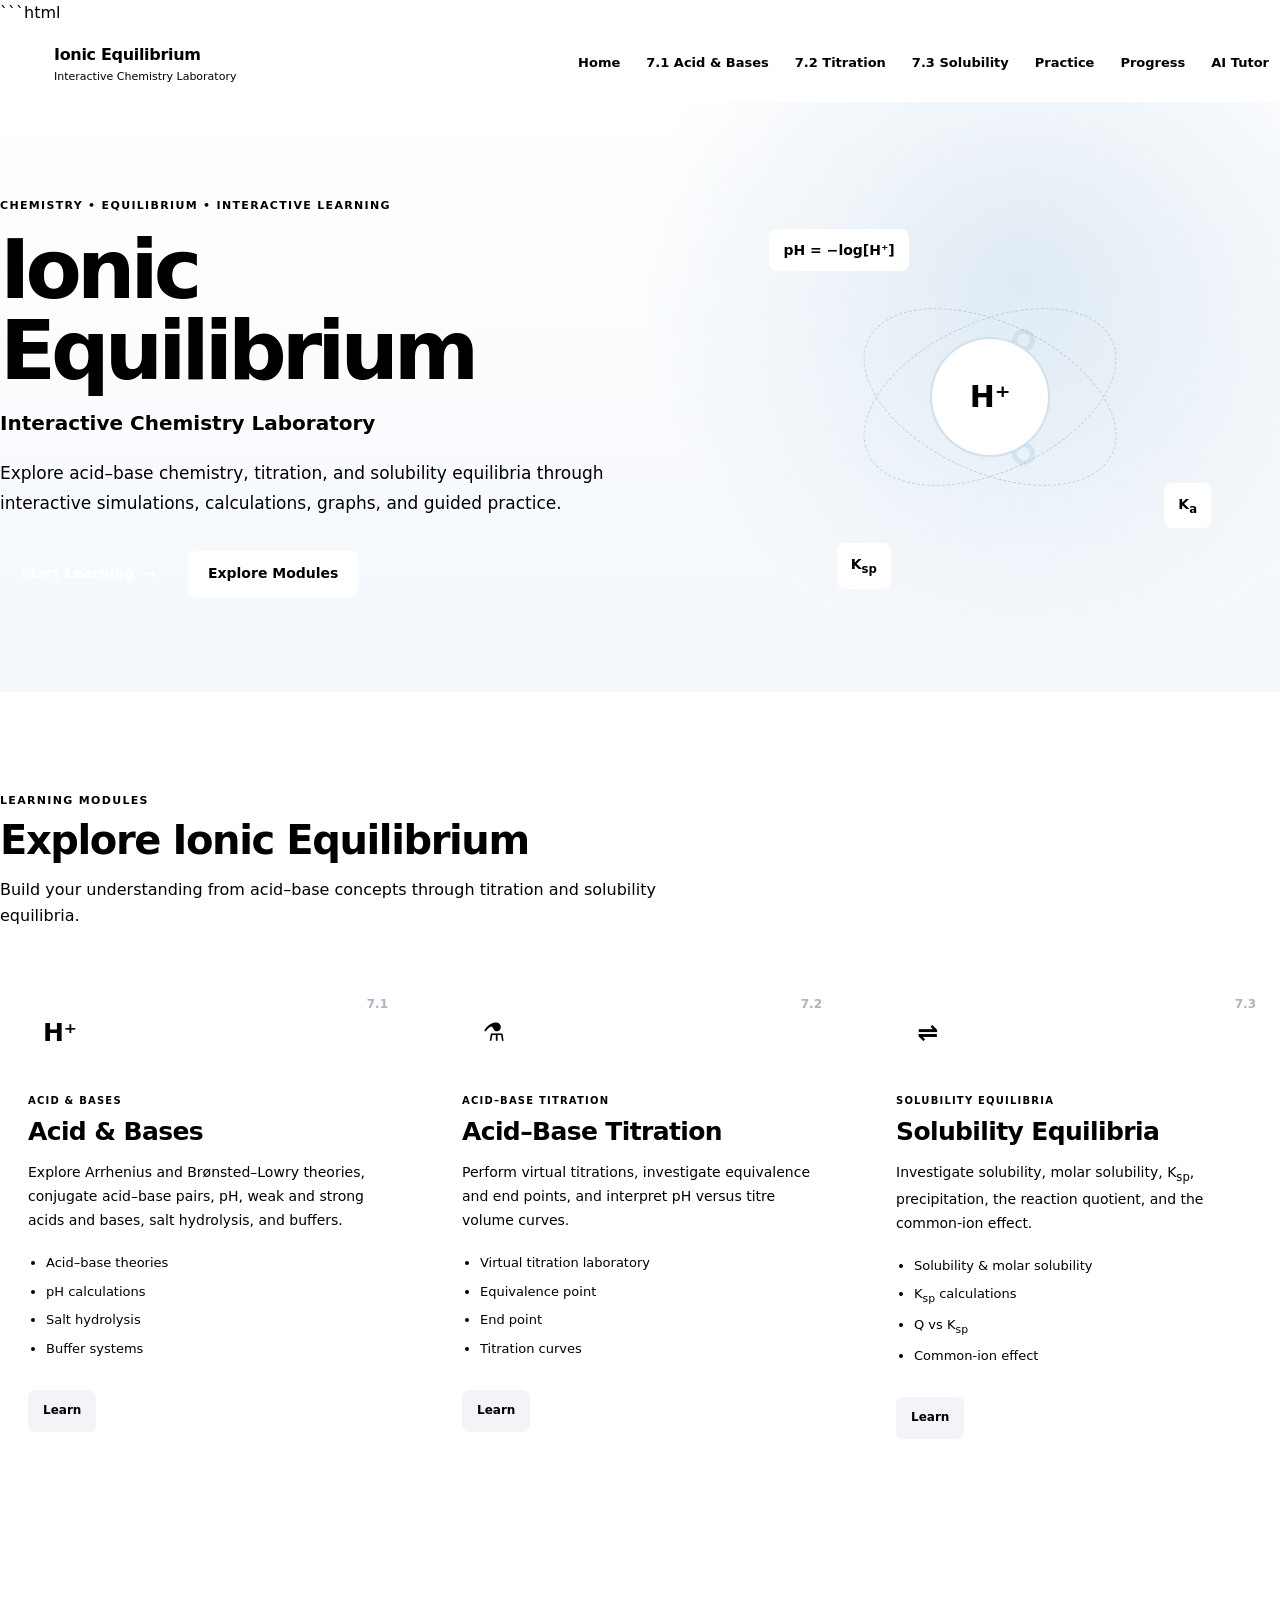
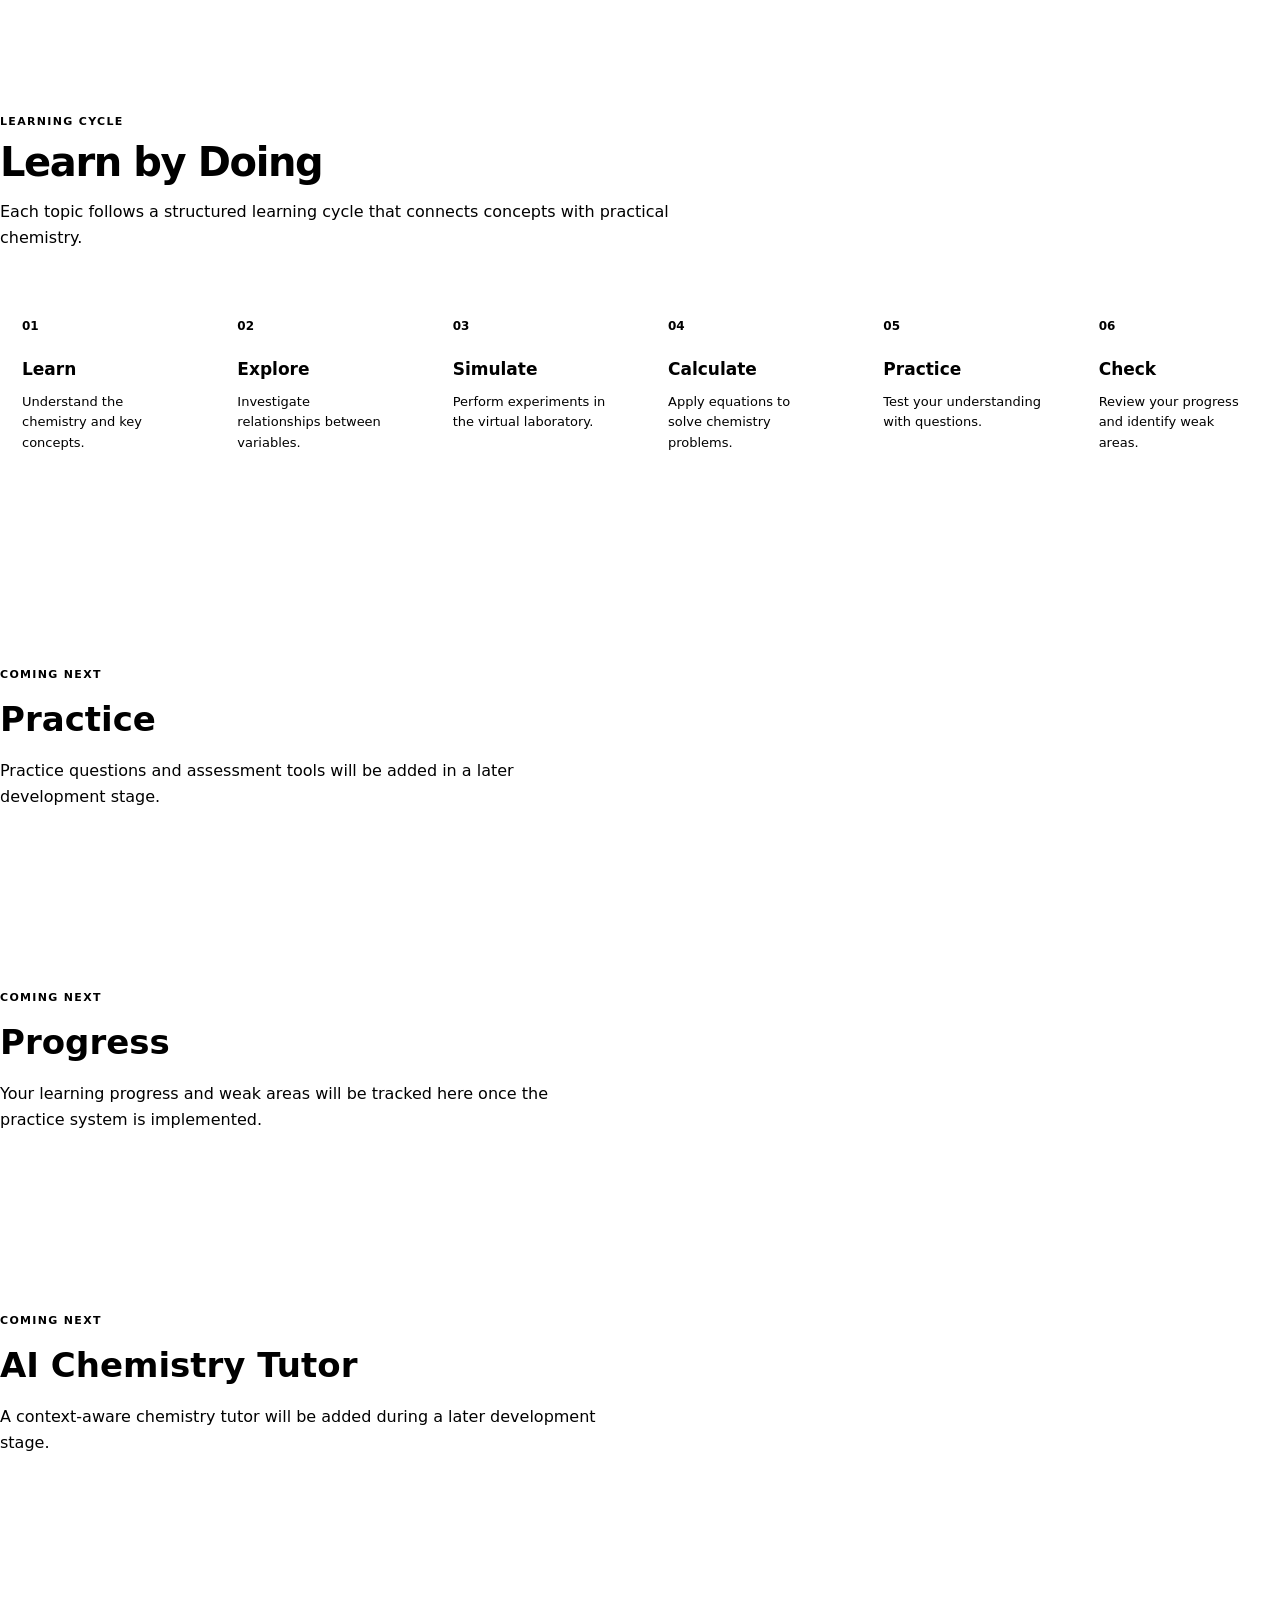
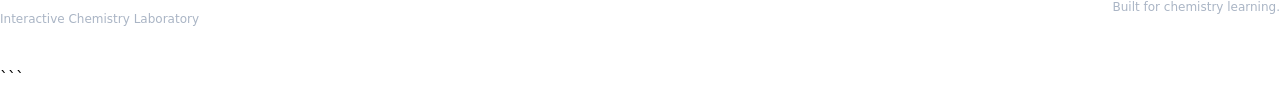
<file: index.html>
```html
<!DOCTYPE html>
<html lang="en">
<head>
    <meta charset="UTF-8">
    <meta name="viewport" content="width=device-width, initial-scale=1.0">

    <title>Ionic Equilibrium — Interactive Chemistry Laboratory</title>

    <meta
        name="description"
        content="An interactive chemistry learning platform for Ionic Equilibrium."
    >

    <link rel="stylesheet" href="style.css">
</head>

<body>

    <!-- =========================
         HEADER / NAVIGATION
    ========================== -->
    <header class="site-header">
        <div class="header-container">

            <a href="index.html" class="brand">
                <div class="brand-icon">⚗</div>

                <div class="brand-text">
                    <span class="brand-title">Ionic Equilibrium</span>
                    <span class="brand-subtitle">Interactive Chemistry Laboratory</span>
                </div>
            </a>

            <button
                class="mobile-menu-button"
                id="mobileMenuButton"
                aria-label="Open navigation menu"
                aria-expanded="false"
            >
                ☰
            </button>

            <nav class="main-navigation" id="mainNavigation">

                <a href="index.html" class="nav-link active">
                    Home
                </a>

                <a href="#acid-bases" class="nav-link">
                    7.1 Acid &amp; Bases
                </a>

                <a href="#titration" class="nav-link">
                    7.2 Titration
                </a>

                <a href="#solubility" class="nav-link">
                    7.3 Solubility
                </a>

                <a href="#practice" class="nav-link">
                    Practice
                </a>

                <a href="#progress" class="nav-link">
                    Progress
                </a>

                <a href="#tutor" class="nav-link">
                    AI Tutor
                </a>

            </nav>

        </div>
    </header>


    <!-- =========================
         MAIN CONTENT
    ========================== -->
    <main>

        <!-- HERO -->
        <section class="hero-section">

            <div class="hero-container">

                <div class="hero-content">

                    <span class="eyebrow">
                        CHEMISTRY • EQUILIBRIUM • INTERACTIVE LEARNING
                    </span>

                    <h1>
                        Ionic
                        <span>Equilibrium</span>
                    </h1>

                    <p class="hero-subtitle">
                        Interactive Chemistry Laboratory
                    </p>

                    <p class="hero-description">
                        Explore acid–base chemistry, titration, and solubility
                        equilibria through interactive simulations, calculations,
                        graphs, and guided practice.
                    </p>

                    <div class="hero-actions">

                        <a href="#modules" class="button button-primary">
                            Start Learning
                            <span>→</span>
                        </a>

                        <a href="#modules" class="button button-secondary">
                            Explore Modules
                        </a>

                    </div>

                </div>


                <!-- HERO SCIENCE VISUAL -->
                <div class="hero-visual">

                    <div class="molecule-orbit orbit-one">
                        <div class="electron"></div>
                    </div>

                    <div class="molecule-orbit orbit-two">
                        <div class="electron"></div>
                    </div>

                    <div class="molecule-core">
                        <span>H⁺</span>
                    </div>

                    <div class="floating-formula formula-one">
                        pH = −log[H⁺]
                    </div>

                    <div class="floating-formula formula-two">
                        K<sub>a</sub>
                    </div>

                    <div class="floating-formula formula-three">
                        K<sub>sp</sub>
                    </div>

                </div>

            </div>

        </section>


        <!-- MODULES -->
        <section class="modules-section" id="modules">

            <div class="section-container">

                <div class="section-heading">

                    <span class="section-label">
                        LEARNING MODULES
                    </span>

                    <h2>
                        Explore Ionic Equilibrium
                    </h2>

                    <p>
                        Build your understanding from acid–base concepts
                        through titration and solubility equilibria.
                    </p>

                </div>


                <div class="module-grid">

                    <!-- 7.1 -->
                    <article class="module-card" id="acid-bases">

                        <div class="module-number">
                            7.1
                        </div>

                        <div class="module-icon acid-icon">
                            H⁺
                        </div>

                        <div class="module-content">

                            <span class="module-category">
                                ACID &amp; BASES
                            </span>

                            <h3>
                                Acid &amp; Bases
                            </h3>

                            <p>
                                Explore Arrhenius and Brønsted–Lowry theories,
                                conjugate acid–base pairs, pH, weak and strong
                                acids and bases, salt hydrolysis, and buffers.
                            </p>

                            <ul class="module-topics">
                                <li>Acid–base theories</li>
                                <li>pH calculations</li>
                                <li>Salt hydrolysis</li>
                                <li>Buffer systems</li>
                            </ul>

                            <div class="module-actions">
<a
    href="pages/acid-bases.html"
    class="module-button learn-button"
>
    Learn
</a>

<button
    class="module-button lab-button"
    data-module="acid-bases"
>
    Virtual Lab
    <span>→</span>
</button>

                            </div>

                        </div>

                    </article>


                    <!-- 7.2 -->
                    <article class="module-card" id="titration">

                        <div class="module-number">
                            7.2
                        </div>

                        <div class="module-icon titration-icon">
                            ⚗
                        </div>

                        <div class="module-content">

                            <span class="module-category">
                                ACID–BASE TITRATION
                            </span>

                            <h3>
                                Acid–Base Titration
                            </h3>

                            <p>
                                Perform virtual titrations, investigate
                                equivalence and end points, and interpret
                                pH versus titre volume curves.
                            </p>

                            <ul class="module-topics">
                                <li>Virtual titration laboratory</li>
                                <li>Equivalence point</li>
                                <li>End point</li>
                                <li>Titration curves</li>
                            </ul>

                            <div class="module-actions">

                                <button
                                    class="module-button learn-button"
                                    data-module="titration"
                                >
                                    Learn
                                </button>

                                <button
                                    class="module-button lab-button"
                                    data-module="titration"
                                >
                                    Virtual Lab
                                    <span>→</span>
                                </button>

                            </div>

                        </div>

                    </article>


                    <!-- 7.3 -->
                    <article class="module-card" id="solubility">

                        <div class="module-number">
                            7.3
                        </div>

                        <div class="module-icon solubility-icon">
                            ⇌
                        </div>

                        <div class="module-content">

                            <span class="module-category">
                                SOLUBILITY EQUILIBRIA
                            </span>

                            <h3>
                                Solubility Equilibria
                            </h3>

                            <p>
                                Investigate solubility, molar solubility,
                                K<sub>sp</sub>, precipitation, the reaction
                                quotient, and the common-ion effect.
                            </p>

                            <ul class="module-topics">
                                <li>Solubility &amp; molar solubility</li>
                                <li>K<sub>sp</sub> calculations</li>
                                <li>Q vs K<sub>sp</sub></li>
                                <li>Common-ion effect</li>
                            </ul>

                            <div class="module-actions">

                                <button
                                    class="module-button learn-button"
                                    data-module="solubility"
                                >
                                    Learn
                                </button>

                                <button
                                    class="module-button lab-button"
                                    data-module="solubility"
                                >
                                    Virtual Lab
                                    <span>→</span>
                                </button>

                            </div>

                        </div>

                    </article>

                </div>

            </div>

        </section>


        <!-- LEARNING CYCLE -->
        <section class="learning-cycle-section">

            <div class="section-container">

                <div class="section-heading">

                    <span class="section-label">
                        LEARNING CYCLE
                    </span>

                    <h2>
                        Learn by Doing
                    </h2>

                    <p>
                        Each topic follows a structured learning cycle
                        that connects concepts with practical chemistry.
                    </p>

                </div>


                <div class="cycle-grid">

                    <div class="cycle-item">
                        <div class="cycle-number">01</div>
                        <h3>Learn</h3>
                        <p>Understand the chemistry and key concepts.</p>
                    </div>

                    <div class="cycle-item">
                        <div class="cycle-number">02</div>
                        <h3>Explore</h3>
                        <p>Investigate relationships between variables.</p>
                    </div>

                    <div class="cycle-item">
                        <div class="cycle-number">03</div>
                        <h3>Simulate</h3>
                        <p>Perform experiments in the virtual laboratory.</p>
                    </div>

                    <div class="cycle-item">
                        <div class="cycle-number">04</div>
                        <h3>Calculate</h3>
                        <p>Apply equations to solve chemistry problems.</p>
                    </div>

                    <div class="cycle-item">
                        <div class="cycle-number">05</div>
                        <h3>Practice</h3>
                        <p>Test your understanding with questions.</p>
                    </div>

                    <div class="cycle-item">
                        <div class="cycle-number">06</div>
                        <h3>Check</h3>
                        <p>Review your progress and identify weak areas.</p>
                    </div>

                </div>

            </div>

        </section>


        <!-- PLACEHOLDER SECTIONS -->
        <section class="placeholder-section" id="practice">

            <div class="section-container">

                <span class="section-label">COMING NEXT</span>

                <h2>Practice</h2>

                <p>
                    Practice questions and assessment tools will be added
                    in a later development stage.
                </p>

            </div>

        </section>


        <section class="placeholder-section" id="progress">

            <div class="section-container">

                <span class="section-label">COMING NEXT</span>

                <h2>Progress</h2>

                <p>
                    Your learning progress and weak areas will be tracked
                    here once the practice system is implemented.
                </p>

            </div>

        </section>


        <section class="placeholder-section" id="tutor">

            <div class="section-container">

                <span class="section-label">COMING NEXT</span>

                <h2>AI Chemistry Tutor</h2>

                <p>
                    A context-aware chemistry tutor will be added during
                    a later development stage.
                </p>

            </div>

        </section>

    </main>


    <!-- =========================
         FOOTER
    ========================== -->
    <footer class="site-footer">

        <div class="footer-container">

            <div>
                <strong>Ionic Equilibrium</strong>
                <p>Interactive Chemistry Laboratory</p>
            </div>

            <div class="footer-note">
                Built for chemistry learning.
            </div>

        </div>

    </footer>


    <!-- JAVASCRIPT -->
    <script src="script.js"></script>

</body>
</html>
```
</file>
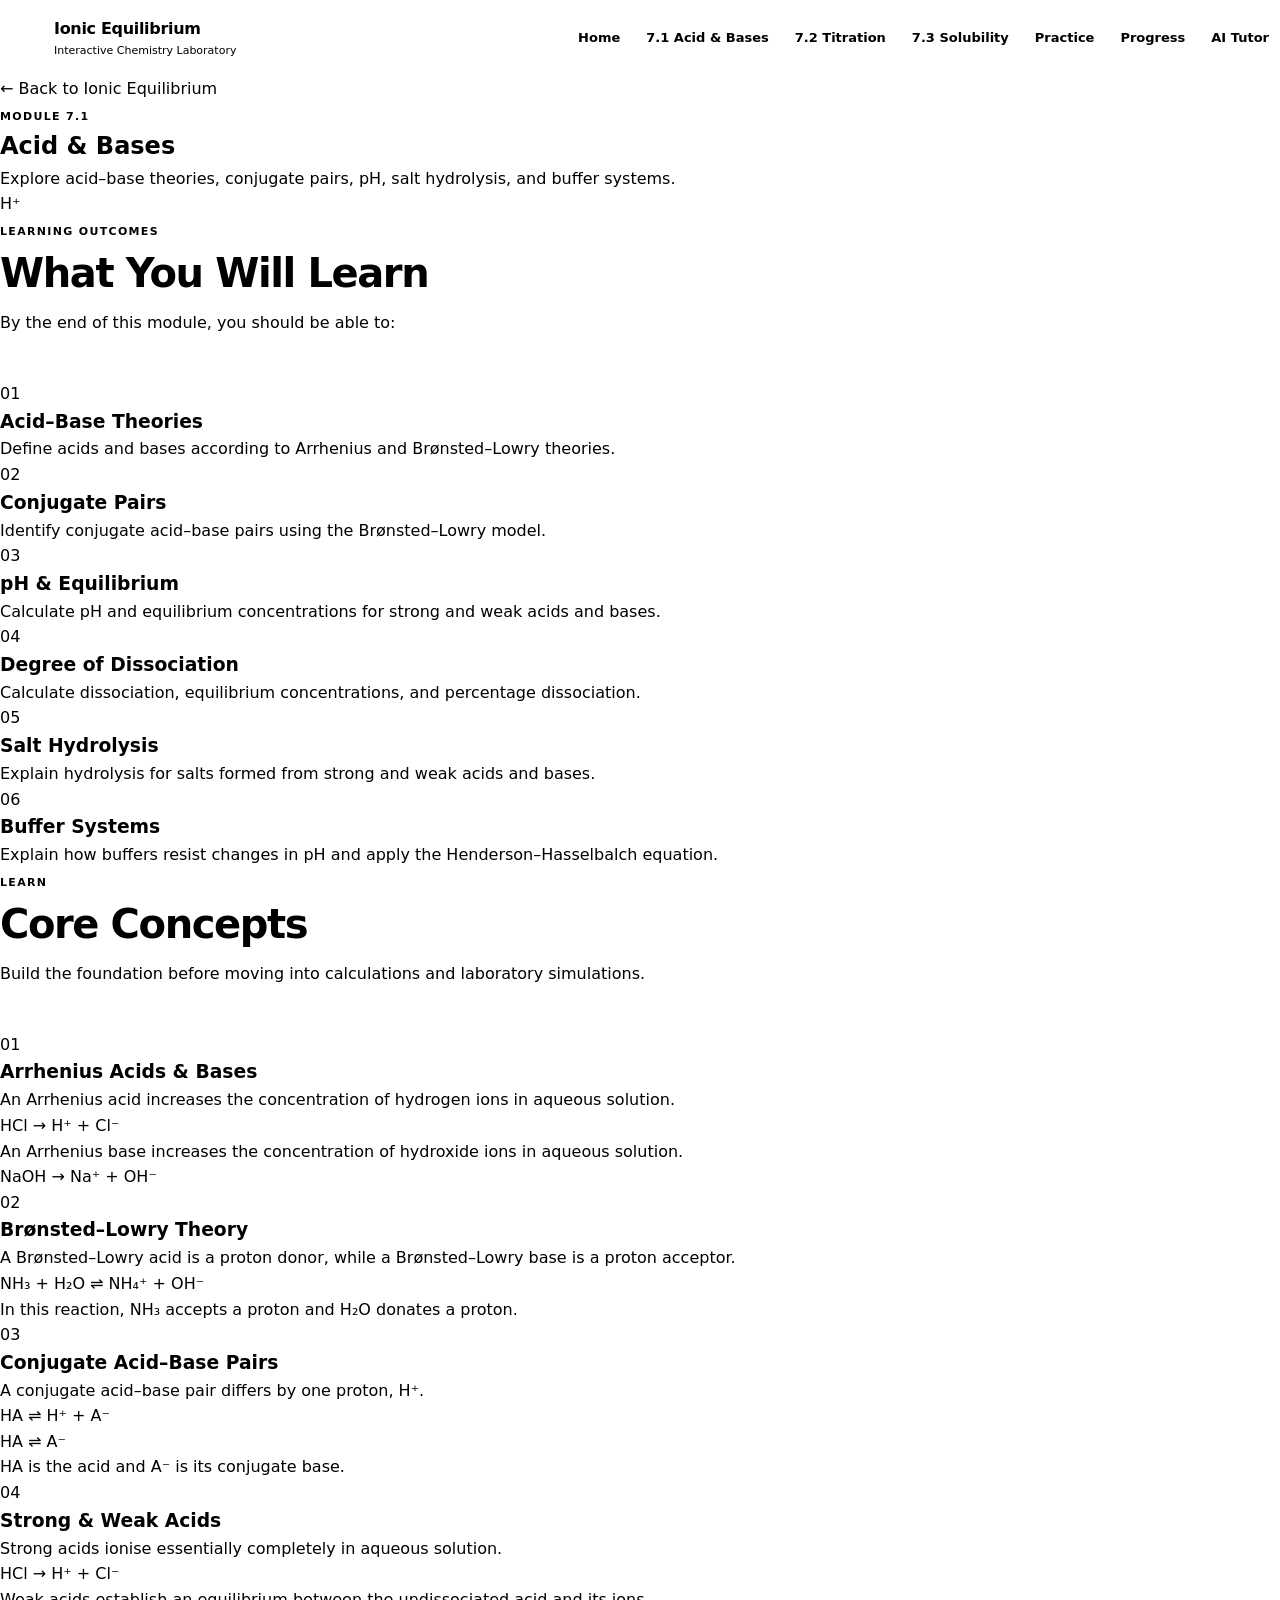
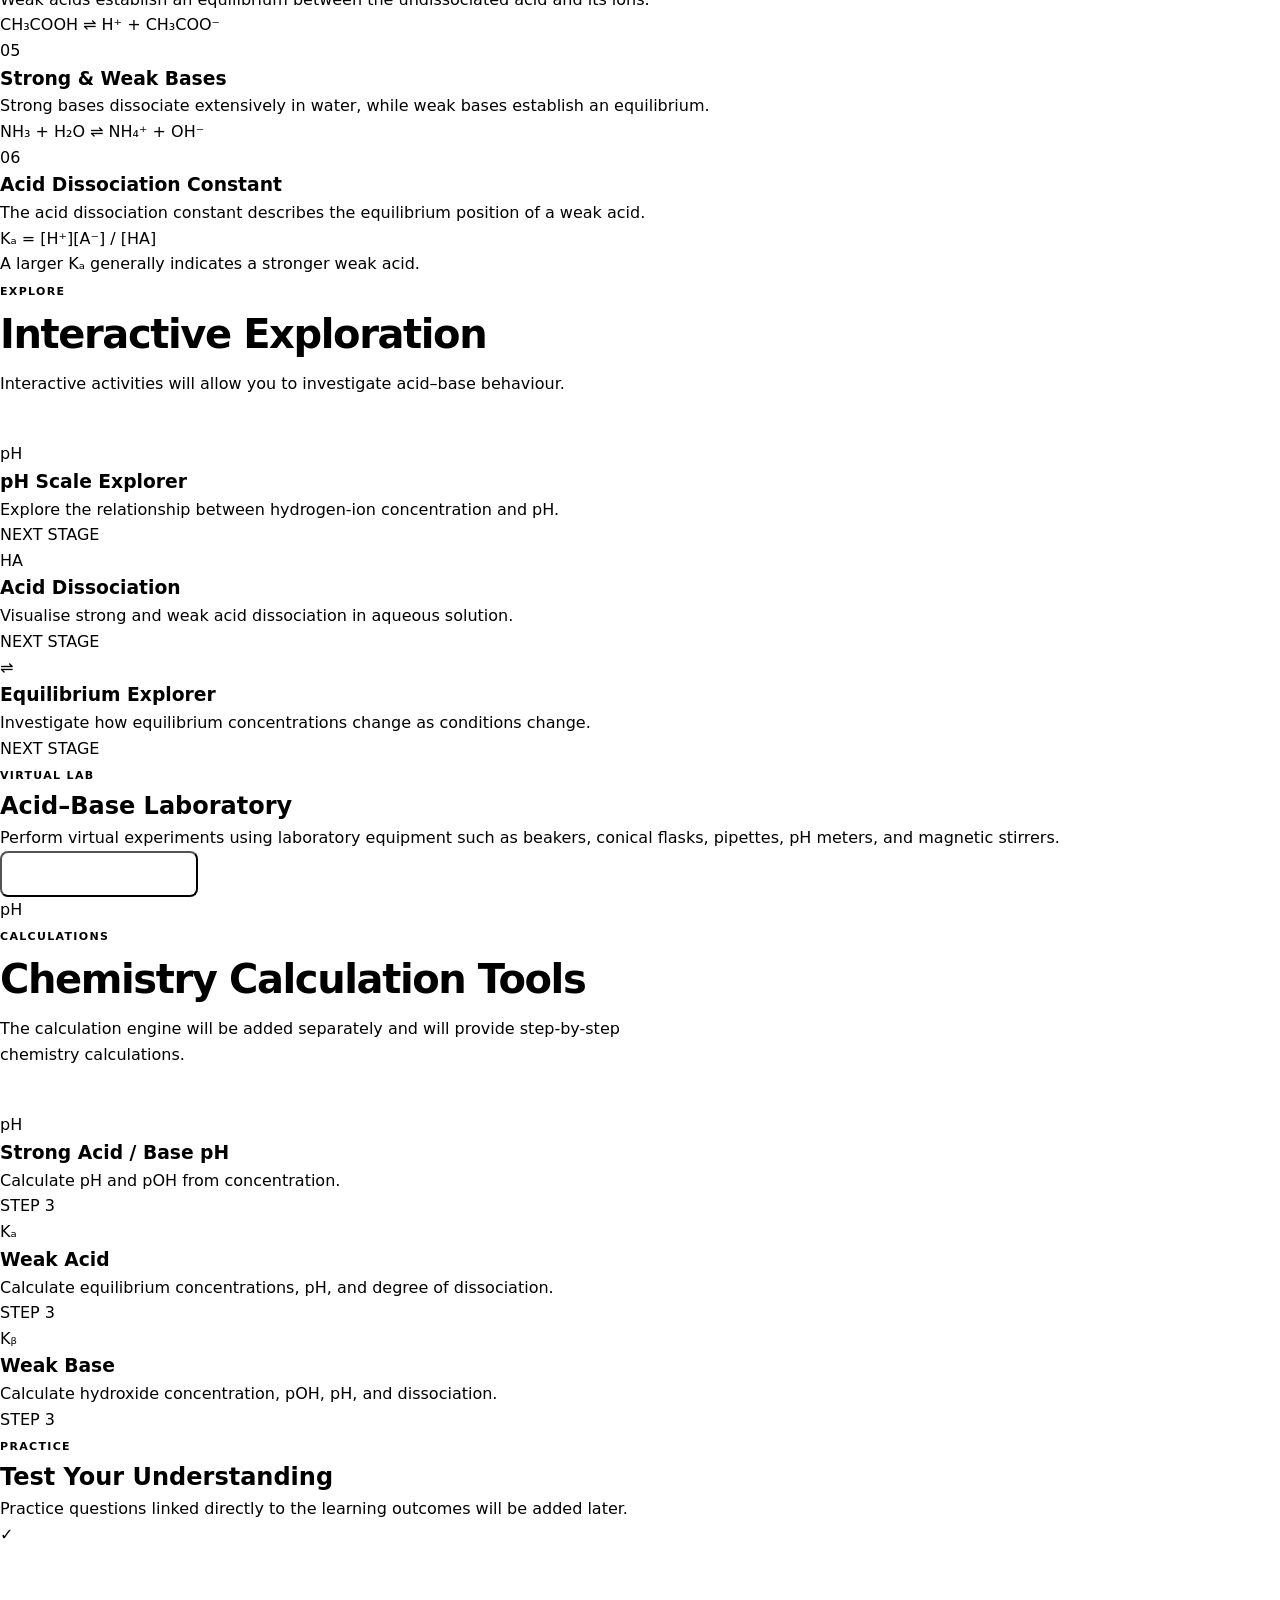
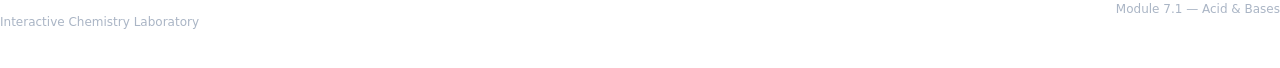
<file: pages/acid-bases.html>
<!DOCTYPE html>
<html lang="en">

<head>

    <meta charset="UTF-8">

    <meta
        name="viewport"
        content="width=device-width, initial-scale=1.0"
    >

    <title>7.1 Acid & Bases — Ionic Equilibrium</title>

    <meta
        name="description"
        content="Learn acid and base theories, conjugate acid-base pairs, pH, salt hydrolysis, and buffers."
    >

    <!--
        The page is inside /pages/,
        so we need ../ to reach the main stylesheet.
    -->
    <link rel="stylesheet" href="../style.css">

</head>


<body>

    <!-- =====================================
         HEADER
    ====================================== -->

    <header class="site-header">

        <div class="header-container">

            <a href="../index.html" class="brand">

                <div class="brand-icon">
                    ⚗
                </div>

                <div class="brand-text">

                    <span class="brand-title">
                        Ionic Equilibrium
                    </span>

                    <span class="brand-subtitle">
                        Interactive Chemistry Laboratory
                    </span>

                </div>

            </a>


            <button
                class="mobile-menu-button"
                id="mobileMenuButton"
                aria-label="Open navigation menu"
                aria-expanded="false"
            >
                ☰
            </button>


            <nav
                class="main-navigation"
                id="mainNavigation"
            >

                <a
                    href="../index.html"
                    class="nav-link"
                >
                    Home
                </a>

                <a
                    href="acid-bases.html"
                    class="nav-link active"
                >
                    7.1 Acid &amp; Bases
                </a>

                <a
                    href="../index.html#titration"
                    class="nav-link"
                >
                    7.2 Titration
                </a>

                <a
                    href="../index.html#solubility"
                    class="nav-link"
                >
                    7.3 Solubility
                </a>

                <a
                    href="../index.html#practice"
                    class="nav-link"
                >
                    Practice
                </a>

                <a
                    href="../index.html#progress"
                    class="nav-link"
                >
                    Progress
                </a>

                <a
                    href="../index.html#tutor"
                    class="nav-link"
                >
                    AI Tutor
                </a>

            </nav>

        </div>

    </header>


    <!-- =====================================
         MAIN CONTENT
    ====================================== -->

    <main>


        <!-- =================================
             MODULE HERO
        ================================== -->

        <section class="module-page-hero">

            <div class="section-container">

                <a
                    href="../index.html"
                    class="back-link"
                >
                    ← Back to Ionic Equilibrium
                </a>


                <div class="module-page-heading">

                    <div>

                        <span class="section-label">
                            MODULE 7.1
                        </span>

                        <h1>
                            Acid &amp; Bases
                        </h1>

                        <p>
                            Explore acid–base theories, conjugate pairs,
                            pH, salt hydrolysis, and buffer systems.
                        </p>

                    </div>


                    <div class="module-symbol acid-page-symbol">
                        H⁺
                    </div>

                </div>

            </div>

        </section>


        <!-- =================================
             LEARNING OUTCOMES
        ================================== -->

        <section class="learning-outcomes-section">

            <div class="section-container">

                <div class="section-heading">

                    <span class="section-label">
                        LEARNING OUTCOMES
                    </span>

                    <h2>
                        What You Will Learn
                    </h2>

                    <p>
                        By the end of this module, you should be able to:
                    </p>

                </div>


                <div class="outcomes-grid">

                    <article class="outcome-card">

                        <span class="outcome-number">
                            01
                        </span>

                        <h3>
                            Acid–Base Theories
                        </h3>

                        <p>
                            Define acids and bases according to
                            Arrhenius and Brønsted–Lowry theories.
                        </p>

                    </article>


                    <article class="outcome-card">

                        <span class="outcome-number">
                            02
                        </span>

                        <h3>
                            Conjugate Pairs
                        </h3>

                        <p>
                            Identify conjugate acid–base pairs
                            using the Brønsted–Lowry model.
                        </p>

                    </article>


                    <article class="outcome-card">

                        <span class="outcome-number">
                            03
                        </span>

                        <h3>
                            pH &amp; Equilibrium
                        </h3>

                        <p>
                            Calculate pH and equilibrium concentrations
                            for strong and weak acids and bases.
                        </p>

                    </article>


                    <article class="outcome-card">

                        <span class="outcome-number">
                            04
                        </span>

                        <h3>
                            Degree of Dissociation
                        </h3>

                        <p>
                            Calculate dissociation, equilibrium
                            concentrations, and percentage dissociation.
                        </p>

                    </article>


                    <article class="outcome-card">

                        <span class="outcome-number">
                            05
                        </span>

                        <h3>
                            Salt Hydrolysis
                        </h3>

                        <p>
                            Explain hydrolysis for salts formed from
                            strong and weak acids and bases.
                        </p>

                    </article>


                    <article class="outcome-card">

                        <span class="outcome-number">
                            06
                        </span>

                        <h3>
                            Buffer Systems
                        </h3>

                        <p>
                            Explain how buffers resist changes in pH
                            and apply the Henderson–Hasselbalch equation.
                        </p>

                    </article>

                </div>

            </div>

        </section>


        <!-- =================================
             LEARN SECTION
        ================================== -->

        <section class="learn-section">

            <div class="section-container">

                <div class="section-heading">

                    <span class="section-label">
                        LEARN
                    </span>

                    <h2>
                        Core Concepts
                    </h2>

                    <p>
                        Build the foundation before moving into
                        calculations and laboratory simulations.
                    </p>

                </div>


                <div class="concept-grid">


                    <!-- ARRHENIUS -->

                    <article class="concept-card">

                        <div class="concept-number">
                            01
                        </div>

                        <h3>
                            Arrhenius Acids &amp; Bases
                        </h3>

                        <p>
                            An Arrhenius acid increases the concentration
                            of hydrogen ions in aqueous solution.
                        </p>

                        <div class="equation-box">

                            HCl → H⁺ + Cl⁻

                        </div>

                        <p>
                            An Arrhenius base increases the concentration
                            of hydroxide ions in aqueous solution.
                        </p>

                        <div class="equation-box">

                            NaOH → Na⁺ + OH⁻

                        </div>

                    </article>


                    <!-- BRONSTED -->

                    <article class="concept-card">

                        <div class="concept-number">
                            02
                        </div>

                        <h3>
                            Brønsted–Lowry Theory
                        </h3>

                        <p>
                            A Brønsted–Lowry acid is a proton donor,
                            while a Brønsted–Lowry base is a proton acceptor.
                        </p>

                        <div class="equation-box">

                            NH₃ + H₂O ⇌ NH₄⁺ + OH⁻

                        </div>

                        <p>
                            In this reaction, NH₃ accepts a proton
                            and H₂O donates a proton.
                        </p>

                    </article>


                    <!-- CONJUGATES -->

                    <article class="concept-card">

                        <div class="concept-number">
                            03
                        </div>

                        <h3>
                            Conjugate Acid–Base Pairs
                        </h3>

                        <p>
                            A conjugate acid–base pair differs by
                            one proton, H⁺.
                        </p>

                        <div class="equation-box">

                            HA ⇌ H⁺ + A⁻

                        </div>

                        <div class="pair-display">

                            <span>HA</span>

                            <span class="pair-arrow">
                                ⇌
                            </span>

                            <span>A⁻</span>

                        </div>

                        <p>
                            HA is the acid and A⁻ is its conjugate base.
                        </p>

                    </article>


                    <!-- STRONG / WEAK -->

                    <article class="concept-card">

                        <div class="concept-number">
                            04
                        </div>

                        <h3>
                            Strong &amp; Weak Acids
                        </h3>

                        <p>
                            Strong acids ionise essentially completely
                            in aqueous solution.
                        </p>

                        <div class="equation-box">

                            HCl → H⁺ + Cl⁻

                        </div>

                        <p>
                            Weak acids establish an equilibrium between
                            the undissociated acid and its ions.
                        </p>

                        <div class="equation-box">

                            CH₃COOH ⇌ H⁺ + CH₃COO⁻

                        </div>

                    </article>


                    <!-- WEAK BASE -->

                    <article class="concept-card">

                        <div class="concept-number">
                            05
                        </div>

                        <h3>
                            Strong &amp; Weak Bases
                        </h3>

                        <p>
                            Strong bases dissociate extensively in water,
                            while weak bases establish an equilibrium.
                        </p>

                        <div class="equation-box">

                            NH₃ + H₂O ⇌ NH₄⁺ + OH⁻

                        </div>

                    </article>


                    <!-- KA -->

                    <article class="concept-card">

                        <div class="concept-number">
                            06
                        </div>

                        <h3>
                            Acid Dissociation Constant
                        </h3>

                        <p>
                            The acid dissociation constant describes
                            the equilibrium position of a weak acid.
                        </p>

                        <div class="equation-box">

                            Kₐ =
                            [H⁺][A⁻]
                            /
                            [HA]

                        </div>

                        <p>
                            A larger Kₐ generally indicates a stronger
                            weak acid.
                        </p>

                    </article>

                </div>

            </div>

        </section>


        <!-- =================================
             EXPLORE
        ================================== -->

        <section class="explore-section">

            <div class="section-container">

                <div class="section-heading">

                    <span class="section-label">
                        EXPLORE
                    </span>

                    <h2>
                        Interactive Exploration
                    </h2>

                    <p>
                        Interactive activities will allow you to
                        investigate acid–base behaviour.
                    </p>

                </div>


                <div class="explore-grid">

                    <article class="explore-card">

                        <div class="explore-icon">
                            pH
                        </div>

                        <div>

                            <h3>
                                pH Scale Explorer
                            </h3>

                            <p>
                                Explore the relationship between
                                hydrogen-ion concentration and pH.
                            </p>

                            <span class="status-badge">
                                NEXT STAGE
                            </span>

                        </div>

                    </article>


                    <article class="explore-card">

                        <div class="explore-icon">
                            HA
                        </div>

                        <div>

                            <h3>
                                Acid Dissociation
                            </h3>

                            <p>
                                Visualise strong and weak acid
                                dissociation in aqueous solution.
                            </p>

                            <span class="status-badge">
                                NEXT STAGE
                            </span>

                        </div>

                    </article>


                    <article class="explore-card">

                        <div class="explore-icon">
                            ⇌
                        </div>

                        <div>

                            <h3>
                                Equilibrium Explorer
                            </h3>

                            <p>
                                Investigate how equilibrium concentrations
                                change as conditions change.
                            </p>

                            <span class="status-badge">
                                NEXT STAGE
                            </span>

                        </div>

                    </article>

                </div>

            </div>

        </section>


        <!-- =================================
             VIRTUAL LAB PREVIEW
        ================================== -->

        <section class="lab-preview-section">

            <div class="section-container">

                <div class="lab-preview">

                    <div class="lab-preview-content">

                        <span class="section-label">
                            VIRTUAL LAB
                        </span>

                        <h2>
                            Acid–Base Laboratory
                        </h2>

                        <p>
                            Perform virtual experiments using laboratory
                            equipment such as beakers, conical flasks,
                            pipettes, pH meters, and magnetic stirrers.
                        </p>

                        <button
                            class="button button-primary"
                            id="openLabButton"
                        >
                            Open Virtual Lab
                            <span>→</span>
                        </button>

                    </div>


                    <div class="lab-preview-visual">

                        <div class="lab-equipment">

                            <div class="beaker">
                                <div class="liquid"></div>
                            </div>

                            <div class="ph-meter">

                                <div class="ph-screen">
                                    pH
                                </div>

                                <div class="ph-probe"></div>

                            </div>

                        </div>

                    </div>

                </div>

            </div>

        </section>


        <!-- =================================
             CALCULATIONS PREVIEW
        ================================== -->

        <section class="calculation-preview-section">

            <div class="section-container">

                <div class="section-heading">

                    <span class="section-label">
                        CALCULATIONS
                    </span>

                    <h2>
                        Chemistry Calculation Tools
                    </h2>

                    <p>
                        The calculation engine will be added separately
                        and will provide step-by-step chemistry calculations.
                    </p>

                </div>


                <div class="calculation-tools-grid">

                    <div class="calculation-tool-card">

                        <span class="tool-symbol">
                            pH
                        </span>

                        <h3>
                            Strong Acid / Base pH
                        </h3>

                        <p>
                            Calculate pH and pOH from concentration.
                        </p>

                        <span class="status-badge">
                            STEP 3
                        </span>

                    </div>


                    <div class="calculation-tool-card">

                        <span class="tool-symbol">
                            Kₐ
                        </span>

                        <h3>
                            Weak Acid
                        </h3>

                        <p>
                            Calculate equilibrium concentrations,
                            pH, and degree of dissociation.
                        </p>

                        <span class="status-badge">
                            STEP 3
                        </span>

                    </div>


                    <div class="calculation-tool-card">

                        <span class="tool-symbol">
                            Kᵦ
                        </span>

                        <h3>
                            Weak Base
                        </h3>

                        <p>
                            Calculate hydroxide concentration,
                            pOH, pH, and dissociation.
                        </p>

                        <span class="status-badge">
                            STEP 3
                        </span>

                    </div>

                </div>

            </div>

        </section>


        <!-- =================================
             PRACTICE PREVIEW
        ================================== -->

        <section class="practice-preview-section">

            <div class="section-container">

                <div class="practice-preview">

                    <div>

                        <span class="section-label">
                            PRACTICE
                        </span>

                        <h2>
                            Test Your Understanding
                        </h2>

                        <p>
                            Practice questions linked directly to
                            the learning outcomes will be added later.
                        </p>

                    </div>

                    <div class="practice-preview-icon">
                        ✓
                    </div>

                </div>

            </div>

        </section>

    </main>


    <!-- =====================================
         FOOTER
    ====================================== -->

    <footer class="site-footer">

        <div class="footer-container">

            <div>

                <strong>
                    Ionic Equilibrium
                </strong>

                <p>
                    Interactive Chemistry Laboratory
                </p>

            </div>

            <div class="footer-note">
                Module 7.1 — Acid &amp; Bases
            </div>

        </div>

    </footer>


    <!-- PAGE JAVASCRIPT -->

    <script>

        /* Mobile navigation */

        const mobileMenuButton =
            document.getElementById("mobileMenuButton");

        const mainNavigation =
            document.getElementById("mainNavigation");


        if (mobileMenuButton && mainNavigation) {

            mobileMenuButton.addEventListener(
                "click",
                () => {

                    const isOpen =
                        mainNavigation.classList.toggle("open");

                    mobileMenuButton.setAttribute(
                        "aria-expanded",
                        String(isOpen)
                    );

                    mobileMenuButton.textContent =
                        isOpen ? "✕" : "☰";

                }
            );

        }


        /* Temporary virtual lab message */

        const openLabButton =
            document.getElementById("openLabButton");


        if (openLabButton) {

            openLabButton.addEventListener(
                "click",
                () => {

                    alert(
                        "The Acid–Base Virtual Laboratory will be implemented in the next laboratory stage."
                    );

                }
            );

        }

    </script>

</body>

</html>
</file>
<file: style.css>
```css
/* =========================================
   IONIC EQUILIBRIUM
   GLOBAL STYLES
========================================= */

:root {
    --bg-main: #f7f9fc;
    --bg-white: #ffffff;
    --bg-dark: #101827;

    --text-main: #172033;
    --text-secondary: #647086;
    --text-light: #ffffff;

    --border: #e2e7ef;

    --primary: #1769aa;
    --primary-dark: #0f4f83;
    --primary-light: #e8f3fb;

    --acid: #c0395f;
    --acid-light: #faedf1;

    --titration: #287f72;
    --titration-light: #eaf6f3;

    --solubility: #6956a5;
    --solubility-light: #f0edfa;

    --shadow-small: 0 4px 14px rgba(20, 35, 55, 0.06);
    --shadow-medium: 0 12px 35px rgba(20, 35, 55, 0.10);

    --radius-small: 8px;
    --radius-medium: 14px;
    --radius-large: 22px;

    --max-width: 1200px;
}


/* =========================================
   RESET
========================================= */

* {
    margin: 0;
    padding: 0;
    box-sizing: border-box;
}

html {
    scroll-behavior: smooth;
}

body {
    font-family:
        Inter,
        ui-sans-serif,
        system-ui,
        -apple-system,
        BlinkMacSystemFont,
        "Segoe UI",
        sans-serif;

    background: var(--bg-main);
    color: var(--text-main);
    line-height: 1.6;
}

button,
a {
    font: inherit;
}

button {
    cursor: pointer;
}

a {
    color: inherit;
    text-decoration: none;
}


/* =========================================
   HEADER
========================================= */

.site-header {
    position: sticky;
    top: 0;
    z-index: 1000;

    background: rgba(255, 255, 255, 0.96);
    border-bottom: 1px solid var(--border);

    backdrop-filter: blur(12px);
}

.header-container {
    width: min(var(--max-width), calc(100% - 40px));
    margin: 0 auto;

    min-height: 76px;

    display: flex;
    align-items: center;
    justify-content: space-between;
    gap: 30px;
}

.brand {
    display: flex;
    align-items: center;
    gap: 12px;

    flex-shrink: 0;
}

.brand-icon {
    width: 42px;
    height: 42px;

    display: grid;
    place-items: center;

    border-radius: 11px;

    background: var(--primary);
    color: white;

    font-size: 22px;
}

.brand-text {
    display: flex;
    flex-direction: column;
}

.brand-title {
    font-size: 16px;
    font-weight: 800;
    letter-spacing: -0.02em;
}

.brand-subtitle {
    font-size: 11px;
    color: var(--text-secondary);
}

.main-navigation {
    display: flex;
    align-items: center;
    gap: 4px;
}

.nav-link {
    padding: 9px 11px;

    border-radius: 7px;

    color: var(--text-secondary);

    font-size: 13px;
    font-weight: 600;

    transition:
        background 0.2s ease,
        color 0.2s ease;
}

.nav-link:hover {
    background: var(--primary-light);
    color: var(--primary);
}

.nav-link.active {
    background: var(--primary-light);
    color: var(--primary);
}

.mobile-menu-button {
    display: none;

    border: 0;
    background: transparent;

    font-size: 25px;
    color: var(--text-main);
}


/* =========================================
   GENERAL SECTIONS
========================================= */

.section-container {
    width: min(var(--max-width), calc(100% - 40px));
    margin: 0 auto;
}

.section-heading {
    max-width: 700px;
    margin-bottom: 45px;
}

.section-label,
.eyebrow {
    display: inline-block;

    color: var(--primary);

    font-size: 11px;
    font-weight: 800;
    letter-spacing: 0.12em;
}

.section-heading h2 {
    margin-top: 8px;

    font-size: clamp(28px, 4vw, 40px);
    line-height: 1.15;

    letter-spacing: -0.035em;
}

.section-heading p {
    margin-top: 14px;

    color: var(--text-secondary);
    font-size: 16px;
}


/* =========================================
   HERO
========================================= */

.hero-section {
    position: relative;
    overflow: hidden;

    background:
        radial-gradient(
            circle at 80% 30%,
            rgba(23, 105, 170, 0.12),
            transparent 35%
        ),
        linear-gradient(
            180deg,
            #ffffff 0%,
            #f4f8fc 100%
        );

    border-bottom: 1px solid var(--border);
}

.hero-container {
    width: min(var(--max-width), calc(100% - 40px));
    min-height: 590px;

    margin: 0 auto;

    display: grid;
    grid-template-columns: 1.05fr 0.95fr;

    align-items: center;

    gap: 60px;

    overflow: visible;
}

.hero-content {
    padding: 80px 0;
    min-width: 0;
}
.hero-content h1 {
    margin-top: 16px;

    font-size: clamp(52px, 7vw, 82px);
    line-height: 0.98;

    letter-spacing: -0.06em;
}

.hero-content h1 span {
    display: block;
    color: var(--primary);
}

.hero-subtitle {
    margin-top: 16px;

    font-size: 20px;
    font-weight: 700;
}

.hero-description {
    max-width: 620px;

    margin-top: 20px;

    color: var(--text-secondary);

    font-size: 17px;
    line-height: 1.75;
}

.hero-actions {
    display: flex;
    flex-wrap: wrap;
    gap: 12px;

    margin-top: 32px;
}

.button {
    display: inline-flex;
    align-items: center;
    justify-content: center;
    gap: 10px;

    min-height: 46px;
    padding: 0 20px;

    border-radius: 8px;

    font-size: 14px;
    font-weight: 700;

    transition:
        transform 0.2s ease,
        box-shadow 0.2s ease,
        background 0.2s ease;
}

.button:hover {
    transform: translateY(-2px);
}

.button-primary {
    background: var(--primary);
    color: #ffffff;

    box-shadow: var(--shadow-small);
}

.button-primary:hover {
    background: var(--primary-dark);
    box-shadow: var(--shadow-medium);
}

.button-secondary {
    background: white;

    border: 1px solid var(--border);

    color: var(--text-main);
}

.button-secondary:hover {
    border-color: var(--primary);
    color: var(--primary);
}


/* =========================================
   HERO VISUAL
========================================= */

.hero-visual {
    position: relative;

    width: min(100%, 480px);
    aspect-ratio: 1;

    margin: 0 auto;
}

.molecule-core {
    position: absolute;

    left: 50%;
    top: 50%;

    width: 120px;
    height: 120px;

    transform: translate(-50%, -50%);

    display: grid;
    place-items: center;

    border-radius: 50%;

    background: white;

    border: 2px solid rgba(23, 105, 170, 0.2);

    box-shadow:
        0 0 0 18px rgba(23, 105, 170, 0.04),
        0 0 0 38px rgba(23, 105, 170, 0.025),
        var(--shadow-medium);

    color: var(--primary);

    font-size: 30px;
    font-weight: 800;
}

.molecule-orbit {
    position: absolute;

    left: 50%;
    top: 50%;

    border: 1px dashed rgba(23, 105, 170, 0.25);

    border-radius: 50%;

    transform: translate(-50%, -50%);
}

.orbit-one {
    width: 270px;
    height: 150px;

    transform:
        translate(-50%, -50%)
        rotate(25deg);
}

.orbit-two {
    width: 270px;
    height: 150px;

    transform:
        translate(-50%, -50%)
        rotate(-25deg);
}

.electron {
    position: absolute;

    width: 13px;
    height: 13px;

    border-radius: 50%;

    background: var(--primary);

    box-shadow:
        0 0 0 5px rgba(23, 105, 170, 0.1);
}

.orbit-one .electron {
    top: 2px;
    left: 50%;
}

.orbit-two .electron {
    bottom: 2px;
    left: 50%;
}

.floating-formula {
    position: absolute;

    padding: 10px 14px;

    background: white;

    border: 1px solid var(--border);

    border-radius: 8px;

    box-shadow: var(--shadow-small);

    color: var(--text-main);

    font-size: 14px;
    font-weight: 700;
}

.formula-one {
    top: 15%;
    left: 4%;
}

.formula-two {
    top: 68%;
    right: 4%;
}

.formula-three {
    bottom: 10%;
    left: 18%;
}


/* =========================================
   MODULES
========================================= */

.modules-section {
    padding: 100px 0;
    background: white;
}

.module-grid {
    display: grid;

    grid-template-columns:
        repeat(3, minmax(0, 1fr));

    gap: 22px;
}

.module-card {
    position: relative;

    display: flex;
    flex-direction: column;

    min-height: 540px;

    padding: 28px;

    background: white;

    border: 1px solid var(--border);
    border-radius: var(--radius-large);

    box-shadow: var(--shadow-small);

    overflow: hidden;

    transition:
        transform 0.25s ease,
        box-shadow 0.25s ease,
        border-color 0.25s ease;
}

.module-card:hover {
    transform: translateY(-5px);

    box-shadow: var(--shadow-medium);

    border-color: #ccd5e2;
}

.module-number {
    position: absolute;

    top: 22px;
    right: 24px;

    color: #aab4c3;

    font-size: 12px;
    font-weight: 800;
}

.module-icon {
    width: 64px;
    height: 64px;

    display: grid;
    place-items: center;

    margin-bottom: 28px;

    border-radius: 16px;

    font-size: 25px;
    font-weight: 800;
}

.acid-icon {
    background: var(--acid-light);
    color: var(--acid);
}

.titration-icon {
    background: var(--titration-light);
    color: var(--titration);
}

.solubility-icon {
    background: var(--solubility-light);
    color: var(--solubility);
}

.module-category {
    font-size: 10px;
    font-weight: 800;
    letter-spacing: 0.12em;
    color: var(--text-secondary);
}

.module-content h3 {
    margin-top: 8px;

    font-size: 25px;
    line-height: 1.2;

    letter-spacing: -0.025em;
}

.module-content > p {
    margin-top: 14px;

    color: var(--text-secondary);

    font-size: 14px;
    line-height: 1.7;
}

.module-topics {
    display: grid;
    gap: 8px;

    margin-top: 20px;
    padding-left: 18px;

    color: var(--text-secondary);

    font-size: 13px;
}

.module-topics li::marker {
    color: var(--primary);
}

.module-actions {
    display: flex;
    gap: 9px;

    margin-top: auto;
    padding-top: 30px;
}

.module-button {
    min-height: 42px;

    padding: 0 15px;

    border-radius: 7px;

    font-size: 12px;
    font-weight: 700;

    display: inline-flex;
    align-items: center;
    justify-content: center;

    text-decoration: none;

    transition: 0.2s ease;
}

.learn-button {
    background: #f2f4f7;

    border: 1px solid var(--border);

    color: var(--text-main);
}

.learn-button:hover {
    background: #e8ecf1;
}

.lab-button {
    flex: 1;

    background: var(--primary);

    border: 1px solid var(--primary);

    color: white;
}

.lab-button:hover {
    background: var(--primary-dark);
}

.lab-button span {
    margin-left: 5px;
}


/* =========================================
   LEARNING CYCLE
========================================= */

.learning-cycle-section {
    padding: 100px 0;

    background: var(--bg-main);
}

.cycle-grid {
    display: grid;

    grid-template-columns:
        repeat(6, minmax(0, 1fr));

    gap: 12px;
}

.cycle-item {
    min-height: 180px;

    padding: 22px;

    background: white;

    border: 1px solid var(--border);

    border-radius: var(--radius-medium);
}

.cycle-number {
    margin-bottom: 20px;

    color: var(--primary);

    font-size: 12px;
    font-weight: 800;
}

.cycle-item h3 {
    font-size: 17px;
}

.cycle-item p {
    margin-top: 8px;

    color: var(--text-secondary);

    font-size: 13px;
    line-height: 1.6;
}


/* =========================================
   PLACEHOLDER SECTIONS
========================================= */

.placeholder-section {
    padding: 90px 0;

    background: white;

    border-top: 1px solid var(--border);
}

.placeholder-section h2 {
    margin-top: 8px;

    font-size: 34px;
}

.placeholder-section p {
    max-width: 600px;

    margin-top: 12px;

    color: var(--text-secondary);
}


/* =========================================
   FOOTER
========================================= */

.site-footer {
    background: var(--bg-dark);

    color: white;
}

.footer-container {
    width: min(var(--max-width), calc(100% - 40px));

    min-height: 120px;

    margin: 0 auto;

    display: flex;
    align-items: center;
    justify-content: space-between;

    gap: 30px;
}

.footer-container strong {
    font-size: 15px;
}

.footer-container p,
.footer-note {
    margin-top: 4px;

    color: #aab5c5;

    font-size: 12px;
}


/* =========================================
   RESPONSIVE
========================================= */

@media (max-width: 1050px) {

    .main-navigation {
        gap: 0;
    }

    .nav-link {
        padding: 8px;
        font-size: 12px;
    }

    .hero-container {
        gap: 30px;
    }

    .module-grid {
        grid-template-columns: 1fr;
    }

    .module-card {
        min-height: auto;
    }

    .cycle-grid {
        grid-template-columns:
            repeat(3, minmax(0, 1fr));
    }
}


@media (max-width: 800px) {

    .header-container {
        min-height: 68px;
    }

    .mobile-menu-button {
        display: block;
    }

    .main-navigation {
        position: absolute;

        top: 68px;
        left: 0;
        right: 0;

        display: none;
        flex-direction: column;
        align-items: stretch;

        padding: 10px 20px 20px;

        background: white;

        border-bottom: 1px solid var(--border);

        box-shadow: var(--shadow-medium);
    }

    .main-navigation.open {
        display: flex;
    }

    .nav-link {
        padding: 13px;
    }

    .hero-container {
        grid-template-columns: 1fr;

        text-align: center;

        padding-top: 30px;
        padding-bottom: 50px;
    }

    .hero-content {
        padding: 50px 0 20px;
    }

    .hero-description {
        margin-left: auto;
        margin-right: auto;
    }

    .hero-actions {
        justify-content: center;
    }

    .hero-visual {
        width: min(90%, 400px);
    }

    .section-heading {
        margin-bottom: 32px;
    }

    .cycle-grid {
        grid-template-columns:
            repeat(2, minmax(0, 1fr));
    }
}


@media (max-width: 520px) {

    .header-container,
    .section-container,
    .hero-container,
    .footer-container {
        width: min(100% - 28px, var(--max-width));
    }

    .brand-subtitle {
        display: none;
    }

    .hero-content h1 {
        font-size: 52px;
    }

    .hero-subtitle {
        font-size: 17px;
    }

    .hero-description {
        font-size: 15px;
    }

    .hero-actions {
        flex-direction: column;
    }

    .button {
        width: 100%;
    }

    .hero-visual {
        width: 100%;
    }

    .molecule-core {
        width: 90px;
        height: 90px;
        font-size: 24px;
    }

    .orbit-one,
    .orbit-two {
        width: 220px;
        height: 125px;
    }

    .floating-formula {
        font-size: 11px;
        padding: 8px 10px;
    }

    .modules-section,
    .learning-cycle-section {
        padding: 70px 0;
    }

    .module-card {
        padding: 22px;
    }

    .cycle-grid {
        grid-template-columns: 1fr;
    }

    .footer-container {
        padding: 25px 0;

        flex-direction: column;
        align-items: flex-start;
    }
   /* =========================================
   7.1 ACID & BASES PAGE
========================================= */

.module-page-hero {
    padding: 70px 0 80px;

    background:
        radial-gradient(
            circle at 85% 35%,
            rgba(192, 57, 95, 0.10),
            transparent 32%
        ),
        linear-gradient(
            180deg,
            #ffffff 0%,
            #f8fafc 100%
        );

    border-bottom: 1px solid var(--border);
}

.back-link {
    display: inline-block;

    color: var(--text-secondary);

    font-size: 13px;
    font-weight: 600;

    transition: color 0.2s ease;
}

.back-link:hover {
    color: var(--primary);
}

.module-page-heading {
    display: flex;

    align-items: center;
    justify-content: space-between;

    gap: 40px;

    margin-top: 35px;
}

.module-page-heading h1 {
    margin-top: 8px;

    font-size: clamp(42px, 6vw, 64px);

    line-height: 1;

    letter-spacing: -0.05em;
}

.module-page-heading p {
    max-width: 650px;

    margin-top: 18px;

    color: var(--text-secondary);

    font-size: 17px;
}

.module-symbol {
    width: 130px;
    height: 130px;

    display: grid;
    place-items: center;

    flex-shrink: 0;

    border-radius: 30px;

    font-size: 42px;
    font-weight: 800;
}

.acid-page-symbol {
    background: var(--acid-light);
    color: var(--acid);

    border: 1px solid rgba(192, 57, 95, 0.12);
}


/* =========================================
   LEARNING OUTCOMES
========================================= */

.learning-outcomes-section {
    padding: 90px 0;

    background: white;
}

.outcomes-grid {
    display: grid;

    grid-template-columns:
        repeat(3, minmax(0, 1fr));

    gap: 16px;
}

.outcome-card {
    position: relative;

    min-height: 210px;

    padding: 25px;

    background: var(--bg-main);

    border: 1px solid var(--border);

    border-radius: var(--radius-medium);
}

.outcome-number {
    display: block;

    margin-bottom: 28px;

    color: var(--acid);

    font-size: 11px;
    font-weight: 800;
}

.outcome-card h3 {
    font-size: 18px;
}

.outcome-card p {
    margin-top: 9px;

    color: var(--text-secondary);

    font-size: 13px;
    line-height: 1.65;
}


/* =========================================
   CORE CONCEPTS
========================================= */

.learn-section {
    padding: 100px 0;

    background: var(--bg-main);
}

.concept-grid {
    display: grid;

    grid-template-columns:
        repeat(2, minmax(0, 1fr));

    gap: 20px;
}

.concept-card {
    padding: 30px;

    background: white;

    border: 1px solid var(--border);

    border-radius: var(--radius-medium);

    box-shadow: var(--shadow-small);
}

.concept-number {
    margin-bottom: 20px;

    color: var(--acid);

    font-size: 11px;
    font-weight: 800;
}

.concept-card h3 {
    font-size: 21px;

    letter-spacing: -0.02em;
}

.concept-card p {
    margin-top: 13px;

    color: var(--text-secondary);

    font-size: 14px;

    line-height: 1.7;
}

.equation-box {
    margin-top: 18px;

    padding: 17px;

    background: #f8fafc;

    border: 1px solid var(--border);

    border-radius: 9px;

    color: var(--text-main);

    text-align: center;

    font-family:
        "Times New Roman",
        Georgia,
        serif;

    font-size: 20px;
}

.pair-display {
    display: flex;

    align-items: center;
    justify-content: center;

    gap: 20px;

    margin-top: 20px;

    font-family:
        "Times New Roman",
        Georgia,
        serif;

    font-size: 23px;
    font-weight: 700;
}

.pair-arrow {
    color: var(--text-secondary);
}


/* =========================================
   EXPLORE
========================================= */

.explore-section {
    padding: 100px 0;

    background: white;
}

.explore-grid {
    display: grid;

    grid-template-columns:
        repeat(3, minmax(0, 1fr));

    gap: 18px;
}

.explore-card {
    display: flex;

    align-items: flex-start;

    gap: 18px;

    padding: 25px;

    background: var(--bg-main);

    border: 1px solid var(--border);

    border-radius: var(--radius-medium);
}

.explore-icon {
    width: 55px;
    height: 55px;

    display: grid;
    place-items: center;

    flex-shrink: 0;

    background: var(--acid-light);

    border-radius: 12px;

    color: var(--acid);

    font-weight: 800;
}

.explore-card h3 {
    font-size: 17px;
}

.explore-card p {
    margin-top: 7px;

    color: var(--text-secondary);

    font-size: 13px;

    line-height: 1.6;
}

.status-badge {
    display: inline-block;

    margin-top: 15px;

    padding: 4px 8px;

    background: #eef1f5;

    border-radius: 5px;

    color: var(--text-secondary);

    font-size: 9px;
    font-weight: 800;

    letter-spacing: 0.08em;
}


/* =========================================
   LAB PREVIEW
========================================= */

.lab-preview-section {
    padding: 100px 0;

    background: var(--bg-main);
}

.lab-preview {
    display: grid;

    grid-template-columns: 1fr 1fr;

    min-height: 360px;

    overflow: hidden;

    background: var(--bg-dark);

    border-radius: var(--radius-large);

    color: white;
}

.lab-preview-content {
    padding: 50px;
}

.lab-preview-content .section-label {
    color: #9fc7e7;
}

.lab-preview-content h2 {
    margin-top: 10px;

    font-size: 35px;

    line-height: 1.15;
}

.lab-preview-content p {
    max-width: 520px;

    margin-top: 16px;

    color: #b9c4d3;

    font-size: 14px;

    line-height: 1.7;
}

.lab-preview-content .button {
    margin-top: 25px;
}

.lab-preview-visual {
    position: relative;

    min-height: 360px;

    background:
        radial-gradient(
            circle at center,
            rgba(23, 105, 170, 0.35),
            transparent 60%
        );
}

.lab-equipment {
    position: absolute;

    inset: 0;

    display: grid;

    place-items: center;
}

.beaker {
    position: relative;

    width: 130px;
    height: 150px;

    border:
        3px solid rgba(255, 255, 255, 0.6);

    border-top: 0;

    border-radius:
        0 0 20px 20px;
}

.liquid {
    position: absolute;

    left: 4px;
    right: 4px;
    bottom: 4px;

    height: 65%;

    background:
        linear-gradient(
            180deg,
            rgba(23, 105, 170, 0.5),
            rgba(23, 105, 170, 0.85)
        );

    border-radius:
        0 0 16px 16px;
}

.ph-meter {
    position: absolute;

    width: 75px;
    height: 125px;

    margin-left: 190px;

    background: #222d3d;

    border-radius: 10px;

    transform: rotate(5deg);
}

.ph-screen {
    margin: 14px 8px;

    padding: 10px 4px;

    background: #101827;

    color: #8fd3ff;

    text-align: center;

    font-size: 13px;
}

.ph-probe {
    position: absolute;

    left: 50%;
    bottom: -85px;

    width: 5px;
    height: 90px;

    background: #b7c2cf;

    transform: translateX(-50%);
}


/* =========================================
   CALCULATIONS
========================================= */

.calculation-preview-section {
    padding: 100px 0;

    background: white;
}

.calculation-tools-grid {
    display: grid;

    grid-template-columns:
        repeat(3, minmax(0, 1fr));

    gap: 18px;
}

.calculation-tool-card {
    padding: 28px;

    background: var(--bg-main);

    border: 1px solid var(--border);

    border-radius: var(--radius-medium);
}

.tool-symbol {
    display: inline-flex;

    min-width: 55px;
    height: 40px;

    align-items: center;
    justify-content: center;

    padding: 0 12px;

    background: var(--acid-light);

    border-radius: 8px;

    color: var(--acid);

    font-family:
        "Times New Roman",
        Georgia,
        serif;

    font-size: 18px;
    font-weight: 700;
}

.calculation-tool-card h3 {
    margin-top: 20px;

    font-size: 18px;
}

.calculation-tool-card p {
    margin-top: 8px;

    color: var(--text-secondary);

    font-size: 13px;
}


/* =========================================
   PRACTICE
========================================= */

.practice-preview-section {
    padding: 80px 0;

    background: var(--bg-main);
}

.practice-preview {
    display: flex;

    align-items: center;
    justify-content: space-between;

    gap: 30px;

    padding: 40px;

    background: white;

    border: 1px solid var(--border);

    border-radius: var(--radius-large);
}

.practice-preview h2 {
    margin-top: 8px;

    font-size: 30px;
}

.practice-preview p {
    margin-top: 10px;

    color: var(--text-secondary);

    font-size: 14px;
}

.practice-preview-icon {
    width: 80px;
    height: 80px;

    display: grid;
    place-items: center;

    flex-shrink: 0;

    border-radius: 50%;

    background: #e9f5ef;

    color: #287f72;

    font-size: 30px;
    font-weight: 800;
}


/* =========================================
   7.1 RESPONSIVE
========================================= */

@media (max-width: 900px) {

    .outcomes-grid {
        grid-template-columns:
            repeat(2, minmax(0, 1fr));
    }

    .explore-grid {
        grid-template-columns: 1fr;
    }

    .calculation-tools-grid {
        grid-template-columns: 1fr;
    }

    .lab-preview {
        grid-template-columns: 1fr;
    }

    .lab-preview-visual {
        min-height: 300px;
    }

}


@media (max-width: 650px) {

    .module-page-heading {
        flex-direction: column;

        align-items: flex-start;
    }

    .module-symbol {
        width: 90px;
        height: 90px;

        border-radius: 20px;

        font-size: 30px;
    }

    .outcomes-grid {
        grid-template-columns: 1fr;
    }

    .concept-grid {
        grid-template-columns: 1fr;
    }

    .lab-preview-content {
        padding: 30px;
    }

    .practice-preview {
        flex-direction: column;

        align-items: flex-start;

        padding: 30px;
    }
.module-button {
    display: inline-flex;

    align-items: center;
    justify-content: center;

    text-decoration: none;
}
}
}
```
</file>
